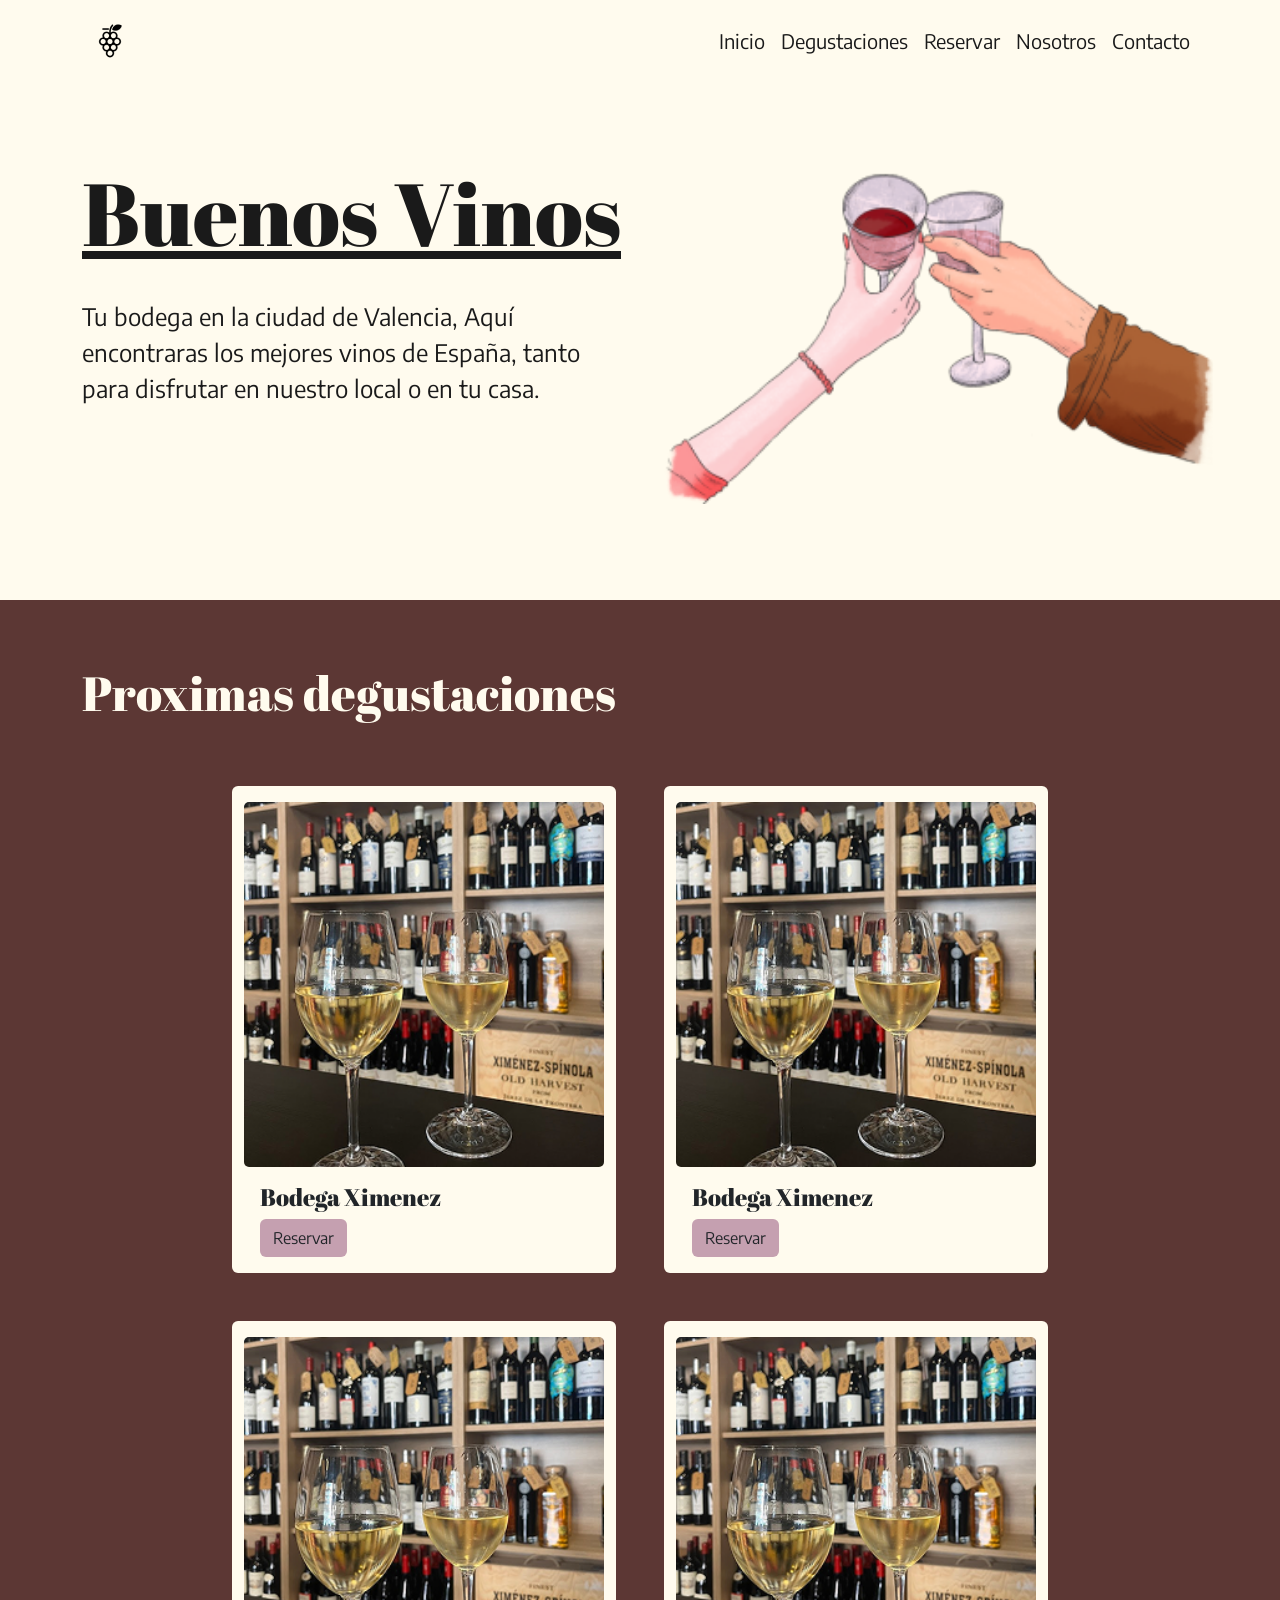
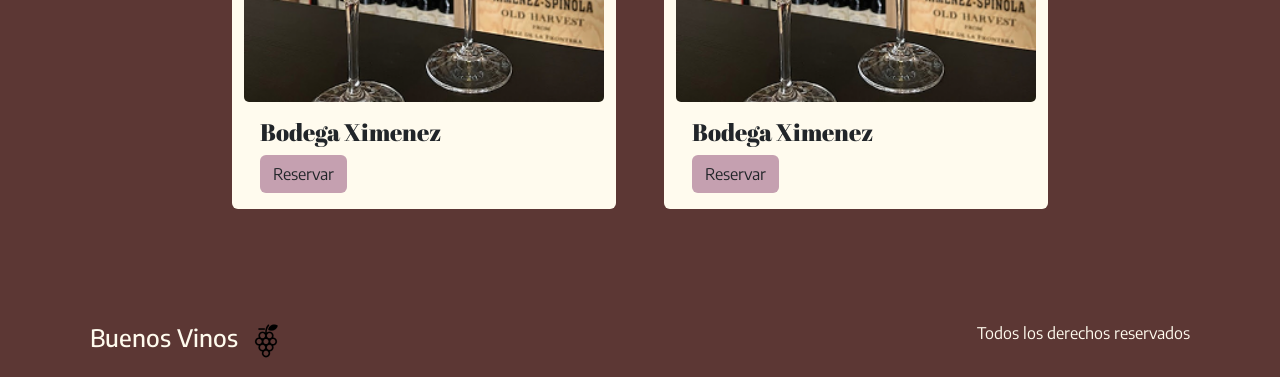
<file: index.html>
<!DOCTYPE html>
<html lang="en">
<head>
    <meta charset="UTF-8">
    <meta name="viewport" content="width=device-width, initial-scale=1.0">
    <title>mi primer sitio</title>
    <!-- bootstrap -->
    <link href="https://cdn.jsdelivr.net/npm/bootstrap@5.3.3/dist/css/bootstrap.min.css" rel="stylesheet" integrity="sha384-QWTKZyjpPEjISv5WaRU9OFeRpok6YctnYmDr5pNlyT2bRjXh0JMhjY6hW+ALEwIH" crossorigin="anonymous">
    <!-- CSS -->
    <link rel="stylesheet" href="./styles/style.css">
    <!-- links google fuente abril fatface + encode sans-->
    <link rel="preconnect" href="https://fonts.googleapis.com">
    <link rel="preconnect" href="https://fonts.gstatic.com" crossorigin>
    <link href="https://fonts.googleapis.com/css2?family=Abril+Fatface&family=Encode+Sans:wght@100..900&display=swap" rel="stylesheet">

</head>
<body>
  <header class="fixed-top bg-nav-propio">
    <nav class="navbar navbar-expand-lg">
      <div class="container">
        <a class="navbar-brand" href="#"> <img src="./assets/logo header.png" alt=""></a>
        <button class="navbar-toggler" type="button" data-bs-toggle="collapse" data-bs-target="#navbarNav" aria-controls="navbarNav" aria-expanded="false" aria-label="Toggle navigation">
          <span class="navbar-toggler-icon"></span>
        </button>
        <div class="collapse navbar-collapse alineacion-nav" id="navbarNav">
          <ul class="navbar-nav">
            <li class="nav-item">
              <a class="nav-link" href="./index.html">Inicio</a>
            </li>
            <li class="nav-item">
              <a class="nav-link" href="./pages/degustaciones.html">Degustaciones</a>
            </li>
            <li class="nav-item">
              <a class="nav-link" href="./pages/reservar.html">Reservar</a>
            </li>
            <li class="nav-item">
              <a class="nav-link" href="./pages/nosotros.html">Nosotros</a>
            </li>
            <li class="nav-item">
              <a class="nav-link" href="./pages/contacto.html">Contacto</a>
            </li>
          </ul>
        </div>
      </div>
    </nav>
  </header>

  <main>
    <div class="portada container">
      <section  class="row">
          <article class="col-12 col-md-6 col-lg-6">
              <h1 class="h1-inicio">Buenos Vinos</h1>
              <p class="p-inicio">Tu bodega en la ciudad de Valencia, Aquí encontraras los mejores vinos de España, tanto para disfrutar en nuestro local o en tu casa.</p>
          </article>
          
          <article class="col-12 col-md-6 col-lg-6">
            <figure>
              <img class="img-propio" src="./assets/ilustracion manos pequeña.png" alt="">
            </figure>
          </article>
      </section>
    </div>
    <section class="containter-fluid bg-seccion-card">
      <article class="container">
        <h2 class="h2-degustaciones">Proximas degustaciones</h2>
      </article>
      <article class="card-block row">
        <div class="card card-propio" style="width: 24rem;">
          <figure>
            <img src="assets/imagen card.png" class="card-img-top img-card" alt="...">
          </figure>
          <div class="card-body">
            <h5 class="card-title h3-cards">Bodega Ximenez</h5>
            <a href="#" class="btn btn-propio">Reservar</a>
          </div>
        </div>
        <div class="card card-propio" style="width: 24rem;">
          <figure>
            <img src="assets/imagen card.png" class="card-img-top img-card" alt="...">
          </figure>
          <div class="card-body">
            <h5 class="card-title h3-cards">Bodega Ximenez</h5>
            <a href="#" class="btn btn-propio">Reservar</a>
          </div>
        </div>
        <div class="card card-propio" style="width: 24rem;">
          <figure>
            <img src="assets/imagen card.png" class="card-img-top img-card" alt="...">
          </figure>
          <div class="card-body">
            <h5 class="card-title h3-cards">Bodega Ximenez</h5>
            <a href="#" class="btn btn-propio">Reservar</a>
          </div>
        </div>
        <div class="card card-propio" style="width: 24rem;">
          <figure>
            <img src="assets/imagen card.png" class="card-img-top img-card" alt="...">
          </figure>
          <div class="card-body">
            <h5 class="card-title h3-cards">Bodega Ximenez</h5>
            <a href="#" class="btn btn-propio">Reservar</a>
          </div>
        </div>
      </article>
    </section>
  </main>

  <footer>
    <section class="d-flex justify-content-between container">
      <div class="d-inline-flex p-2 alineacion-footer-item">
        <h4>Buenos Vinos</h4>
        <img src="./assets/logo header.png" alt="">
      </div>
      <div class="d-inline-flex p-2 alineacion-footer-item">
        <p>Todos los derechos reservados</p>
      </div>
    </section>
  </footer>

  <script src="https://cdn.jsdelivr.net/npm/bootstrap@5.3.3/dist/js/bootstrap.bundle.min.js" integrity="sha384-YvpcrYf0tY3lHB60NNkmXc5s9fDVZLESaAA55NDzOxhy9GkcIdslK1eN7N6jIeHz" crossorigin="anonymous"></script>
</body>
</html>
</file>
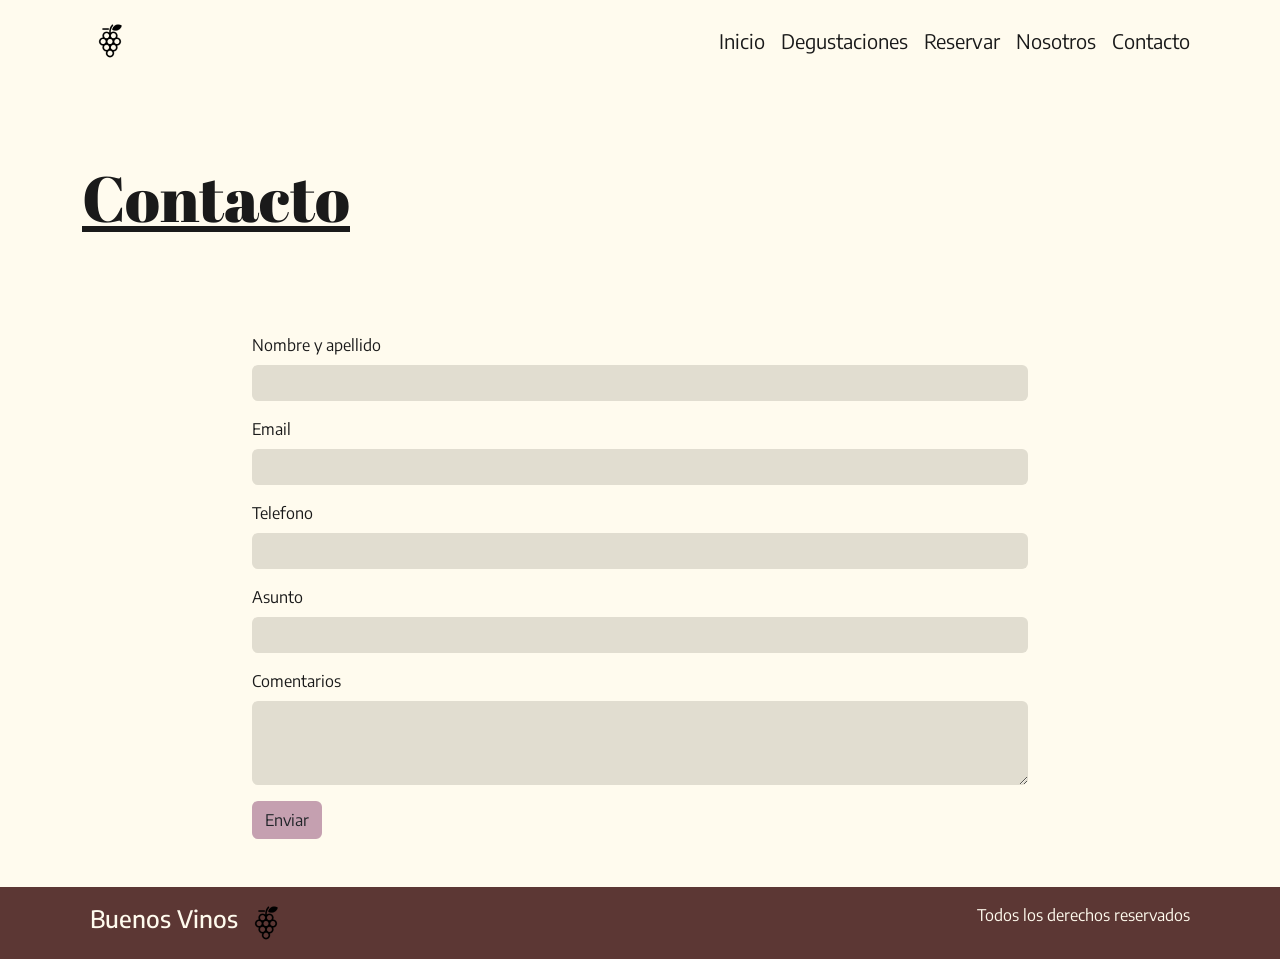
<file: pages/Contacto.html>
<!DOCTYPE html>
<html lang="en">
<head>
    <meta charset="UTF-8">
    <meta name="viewport" content="width=device-width, initial-scale=1.0">
    <title>mi primer sitio</title>
    <!-- bootstrap -->
    <link href="https://cdn.jsdelivr.net/npm/bootstrap@5.3.3/dist/css/bootstrap.min.css" rel="stylesheet" integrity="sha384-QWTKZyjpPEjISv5WaRU9OFeRpok6YctnYmDr5pNlyT2bRjXh0JMhjY6hW+ALEwIH" crossorigin="anonymous">
    <!-- CSS -->
    <link rel="stylesheet" href="../styles/style.css">
    <!-- links google fuente abril fatface + encode sans-->
    <link rel="preconnect" href="https://fonts.googleapis.com">
    <link rel="preconnect" href="https://fonts.gstatic.com" crossorigin>
    <link href="https://fonts.googleapis.com/css2?family=Abril+Fatface&family=Encode+Sans:wght@100..900&display=swap" rel="stylesheet">

</head>
<body>
    <header class="fixed-top bg-nav-propio">
        <nav class="navbar navbar-expand-lg">
            <div class="container">
                <a class="navbar-brand" href="../index.html"> <img src="../assets/logo header.png" alt=""></a>
                <button class="navbar-toggler" type="button" data-bs-toggle="collapse" data-bs-target="#navbarNav" aria-controls="navbarNav" aria-expanded="false" aria-label="Toggle navigation">
                    <span class="navbar-toggler-icon"></span>
                </button>
                <div class="collapse navbar-collapse alineacion-nav" id="navbarNav">
                    <ul class="navbar-nav">
                        <li class="nav-item">
                        <a class="nav-link" href="../index.html">Inicio</a>
                        </li>
                        <li class="nav-item">
                        <a class="nav-link" href="./degustaciones.html">Degustaciones</a>
                        </li>
                        <li class="nav-item">
                        <a class="nav-link" href="./reservar.html">Reservar</a>
                        </li>
                        <li class="nav-item">
                        <a class="nav-link" href="./nosotros.html">Nosotros</a>
                        </li>
                        <li class="nav-item">
                        <a class="nav-link" href="./contacto.html">Contacto</a>
                        </li>
                    </ul>
                </div>
            </div>
        </nav>
    </header>

    <main>
        <section class="container portada">
            <h1 class="h1-paginas-sec">Contacto</h1>
        </section>

        <section class="justify-content-center section-form-propio container">
            <div class="mb-3">
                <label for="exampleFormControlInput1" class="form-label">Nombre y apellido</label>
                <input type="email" class="form-control text-area-propio" id="exampleFormControlInput1" placeholder="">
            </div>
            <div class="mb-3">
                <label for="exampleFormControlInput1" class="form-label">Email</label>
                <input type="email" class="form-control text-area-propio" id="exampleFormControlInput1" placeholder="">
            </div>
            <div class="mb-3">
                <label for="exampleFormControlInput1" class="form-label">Telefono</label>
                <input type="email" class="form-control text-area-propio" id="exampleFormControlInput1" placeholder="">
            </div>
            <div class="mb-3">
                <label for="exampleFormControlInput1" class="form-label">Asunto</label>
                <input type="email" class="form-control text-area-propio" id="exampleFormControlInput1" placeholder="">
            </div>
            <div class="mb-3">
                <label for="exampleFormControlTextarea1" class="form-label">Comentarios</label>
                <textarea class="form-control text-area-propio" id="exampleFormControlTextarea1" rows="3"></textarea>
            </div>
            <a href="#" class="btn btn-propio">Enviar</a>
        </section>

    </main>

    <footer>
        <section class="d-flex justify-content-between container">
          <div class="d-inline-flex p-2 alineacion-footer-item">
            <h4>Buenos Vinos</h4>
            <img src="../assets/logo header.png" alt="">
          </div>
          <div class="d-inline-flex p-2 alineacion-footer-item">
            <p>Todos los derechos reservados</p>
          </div>
        </section>
      </footer>
    

    <script src="https://cdn.jsdelivr.net/npm/bootstrap@5.3.3/dist/js/bootstrap.bundle.min.js" integrity="sha384-YvpcrYf0tY3lHB60NNkmXc5s9fDVZLESaAA55NDzOxhy9GkcIdslK1eN7N6jIeHz" crossorigin="anonymous"></script>
    
</body>
</html>
</file>
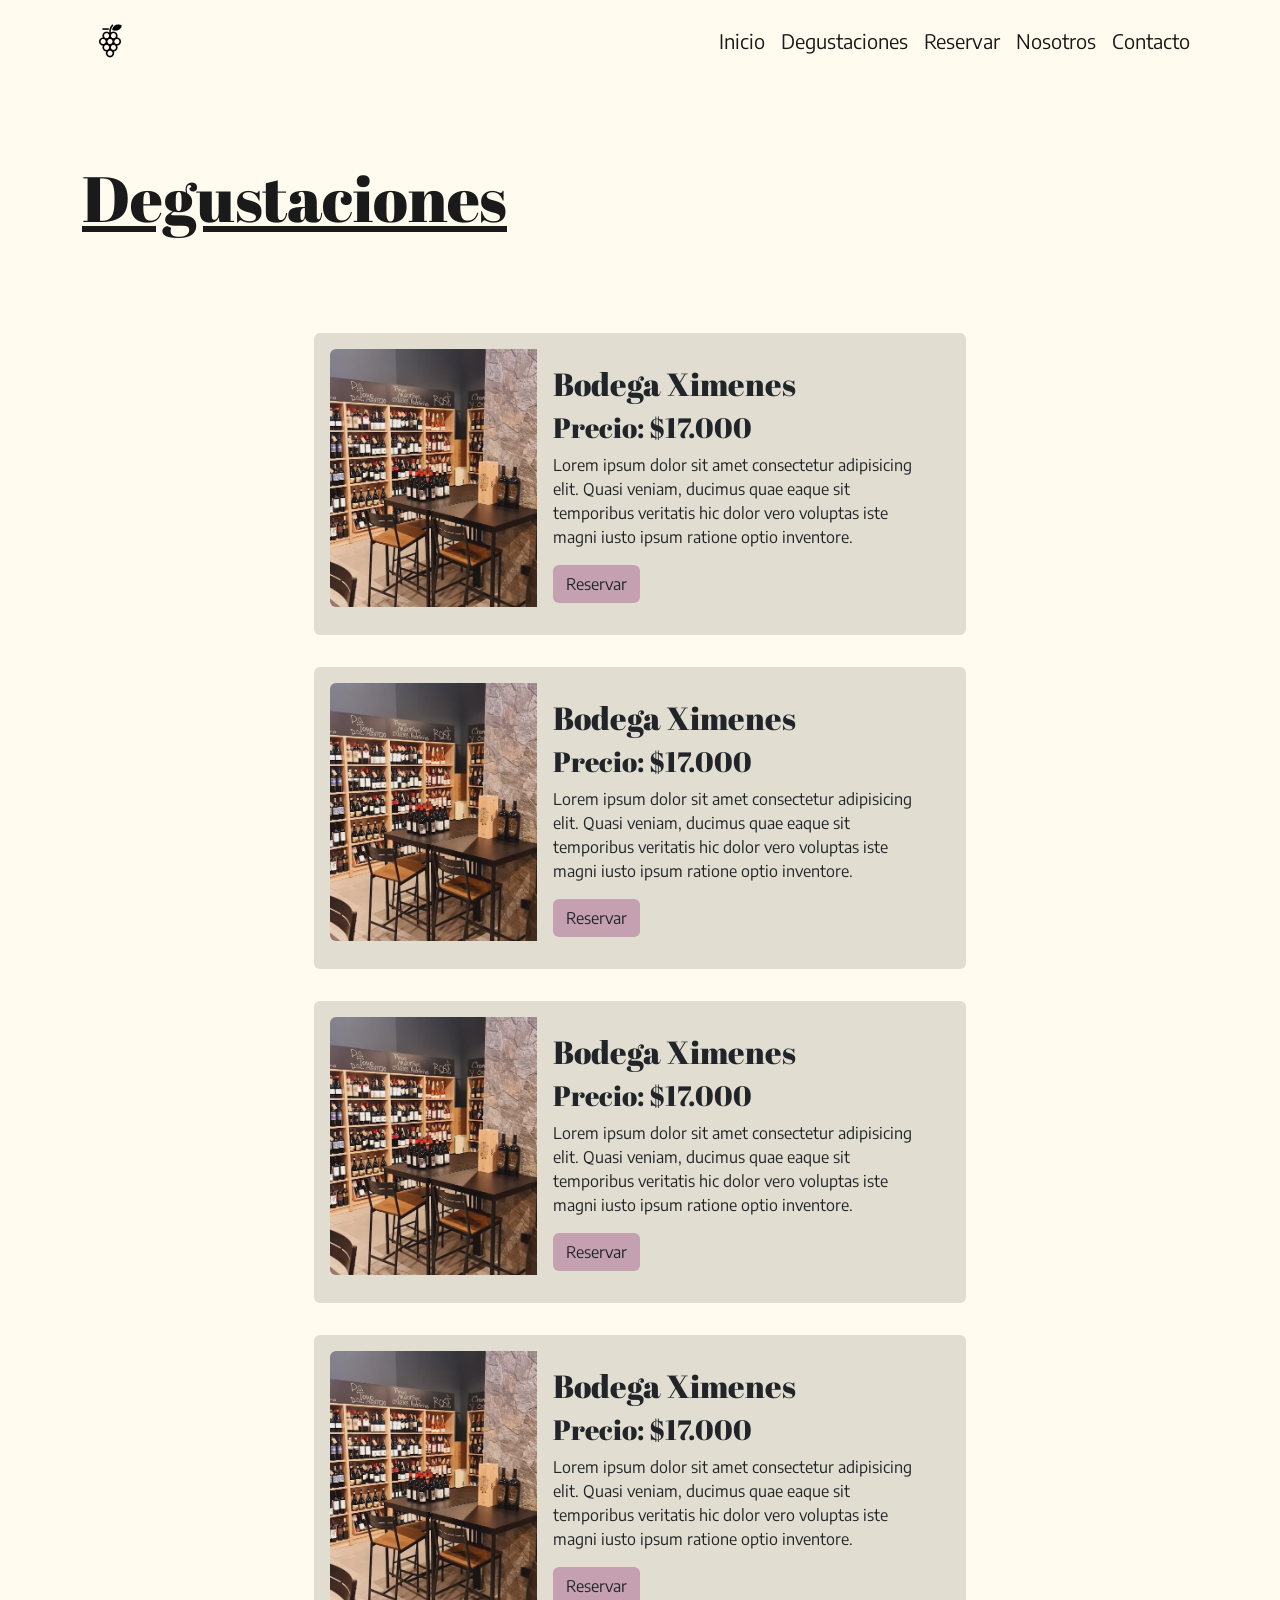
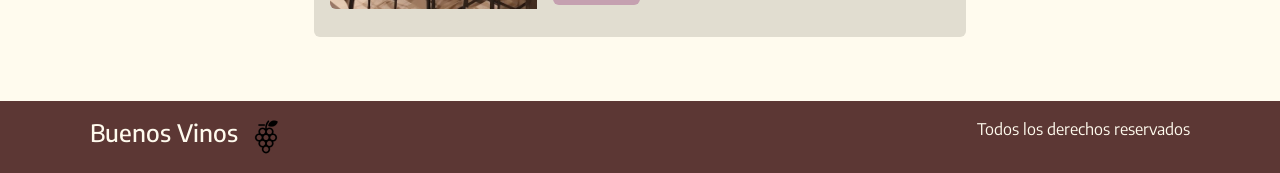
<file: pages/Degustaciones.html>
<!DOCTYPE html>
<html lang="en">
<head>
    <meta charset="UTF-8">
    <meta name="viewport" content="width=device-width, initial-scale=1.0">
    <title>mi primer sitio</title>
    <!-- bootstrap -->
    <link href="https://cdn.jsdelivr.net/npm/bootstrap@5.3.3/dist/css/bootstrap.min.css" rel="stylesheet" integrity="sha384-QWTKZyjpPEjISv5WaRU9OFeRpok6YctnYmDr5pNlyT2bRjXh0JMhjY6hW+ALEwIH" crossorigin="anonymous">
    <!-- CSS -->
    <link rel="stylesheet" href="../styles/style.css">
    <!-- links google fuente abril fatface + encode sans-->
    <link rel="preconnect" href="https://fonts.googleapis.com">
    <link rel="preconnect" href="https://fonts.gstatic.com" crossorigin>
    <link href="https://fonts.googleapis.com/css2?family=Abril+Fatface&family=Encode+Sans:wght@100..900&display=swap" rel="stylesheet">

</head>
<body>
    <header class="fixed-top bg-nav-propio">
        <nav class="navbar navbar-expand-lg">
            <div class="container">
                <a class="navbar-brand" href="../index.html"> <img src="../assets/logo header.png" alt=""></a>
                <button class="navbar-toggler" type="button" data-bs-toggle="collapse" data-bs-target="#navbarNav" aria-controls="navbarNav" aria-expanded="false" aria-label="Toggle navigation">
                    <span class="navbar-toggler-icon"></span>
                </button>
                <div class="collapse navbar-collapse alineacion-nav" id="navbarNav">
                    <ul class="navbar-nav">
                        <li class="nav-item">
                        <a class="nav-link" href="../index.html">Inicio</a>
                        </li>
                        <li class="nav-item">
                        <a class="nav-link" href="./degustaciones.html">Degustaciones</a>
                        </li>
                        <li class="nav-item">
                        <a class="nav-link" href="./reservar.html">Reservar</a>
                        </li>
                        <li class="nav-item">
                        <a class="nav-link" href="./nosotros.html">Nosotros</a>
                        </li>
                        <li class="nav-item">
                        <a class="nav-link" href="./contacto.html">Contacto</a>
                        </li>
                    </ul>
                </div>
            </div>
        </nav>
    </header>

    <main>
        <section class="container portada">
            <h1 class="h1-paginas-sec">Degustaciones</h1>
        </section>

        <section class="row justify-content-center seccion-propio-degustaciones">
            <div class="card mb-3 card-degustaciones col-12 col-md-6 col-lg-6" style="max-width: 720px;">
                <div class="row g-0">
                    <figure class="col-md-4 ">
                        <img src="../assets/2023-10-0611.JPG" class="img-fluid rounded-start " alt="...">
                    </figure>
                    <div class="col-md-8">
                        <div class="card-body">
                            <h2 class="card-title">Bodega Ximenes</h2>
                            <h3 class="card-title-propio">Precio: $17.000</h3>
                            <p class="card-text">Lorem ipsum dolor sit amet consectetur adipisicing elit. Quasi veniam, ducimus quae eaque sit temporibus veritatis hic dolor vero voluptas iste magni iusto ipsum ratione optio inventore.</p>
                            <a href="#" class="btn btn-propio">Reservar</a>
                        </div>
                    </div>
                </div>
            </div>
            <div class="card mb-3 card-degustaciones col-12 col-md-6 col-lg-6" style="max-width: 720px;">
                <div class="row g-0">
                    <figure class="col-md-4 ">
                        <img src="../assets/2023-10-0611.JPG" class="img-fluid rounded-start " alt="...">
                    </figure>
                    <div class="col-md-8">
                        <div class="card-body">
                            <h2 class="card-title">Bodega Ximenes</h2>
                            <h3 class="card-title-propio">Precio: $17.000</h3>
                            <p class="card-text">Lorem ipsum dolor sit amet consectetur adipisicing elit. Quasi veniam, ducimus quae eaque sit temporibus veritatis hic dolor vero voluptas iste magni iusto ipsum ratione optio inventore.</p>
                            <a href="#" class="btn btn-propio">Reservar</a>
                        </div>
                    </div>
                </div>
            </div>
            <div class="card mb-3 card-degustaciones col-12 col-md-6 col-lg-6" style="max-width: 720px;">
                <div class="row g-0">
                    <figure class="col-md-4 ">
                        <img src="../assets/2023-10-0611.JPG" class="img-fluid rounded-start " alt="...">
                    </figure>
                    <div class="col-md-8">
                        <div class="card-body">
                            <h2 class="card-title">Bodega Ximenes</h2>
                            <h3 class="card-title-propio">Precio: $17.000</h3>
                            <p class="card-text">Lorem ipsum dolor sit amet consectetur adipisicing elit. Quasi veniam, ducimus quae eaque sit temporibus veritatis hic dolor vero voluptas iste magni iusto ipsum ratione optio inventore.</p>
                            <a href="#" class="btn btn-propio">Reservar</a>
                        </div>
                    </div>
                </div>
            </div>
            <div class="card mb-3 card-degustaciones col-12 col-md-6 col-lg-6" style="max-width: 720px;">
                <div class="row g-0">
                    <figure class="col-md-4 ">
                        <img src="../assets/2023-10-0611.JPG" class="img-fluid rounded-start " alt="...">
                    </figure>
                    <div class="col-md-8">
                        <div class="card-body">
                            <h2 class="card-title">Bodega Ximenes</h2>
                            <h3 class="card-title-propio">Precio: $17.000</h3>
                            <p class="card-text">Lorem ipsum dolor sit amet consectetur adipisicing elit. Quasi veniam, ducimus quae eaque sit temporibus veritatis hic dolor vero voluptas iste magni iusto ipsum ratione optio inventore.</p>
                            <a href="#" class="btn btn-propio">Reservar</a>
                        </div>
                    </div>
                </div>
            </div>
        </section>

    </main>

    <footer>
        <section class="d-flex justify-content-between container">
          <div class="d-inline-flex p-2 alineacion-footer-item">
            <h4>Buenos Vinos</h4>
            <img src="../assets/logo header.png" alt="">
          </div>
          <div class="d-inline-flex p-2 alineacion-footer-item">
            <p>Todos los derechos reservados</p>
          </div>
        </section>
      </footer>
    

    <script src="https://cdn.jsdelivr.net/npm/bootstrap@5.3.3/dist/js/bootstrap.bundle.min.js" integrity="sha384-YvpcrYf0tY3lHB60NNkmXc5s9fDVZLESaAA55NDzOxhy9GkcIdslK1eN7N6jIeHz" crossorigin="anonymous"></script>
    
</body>
</html>
</file>
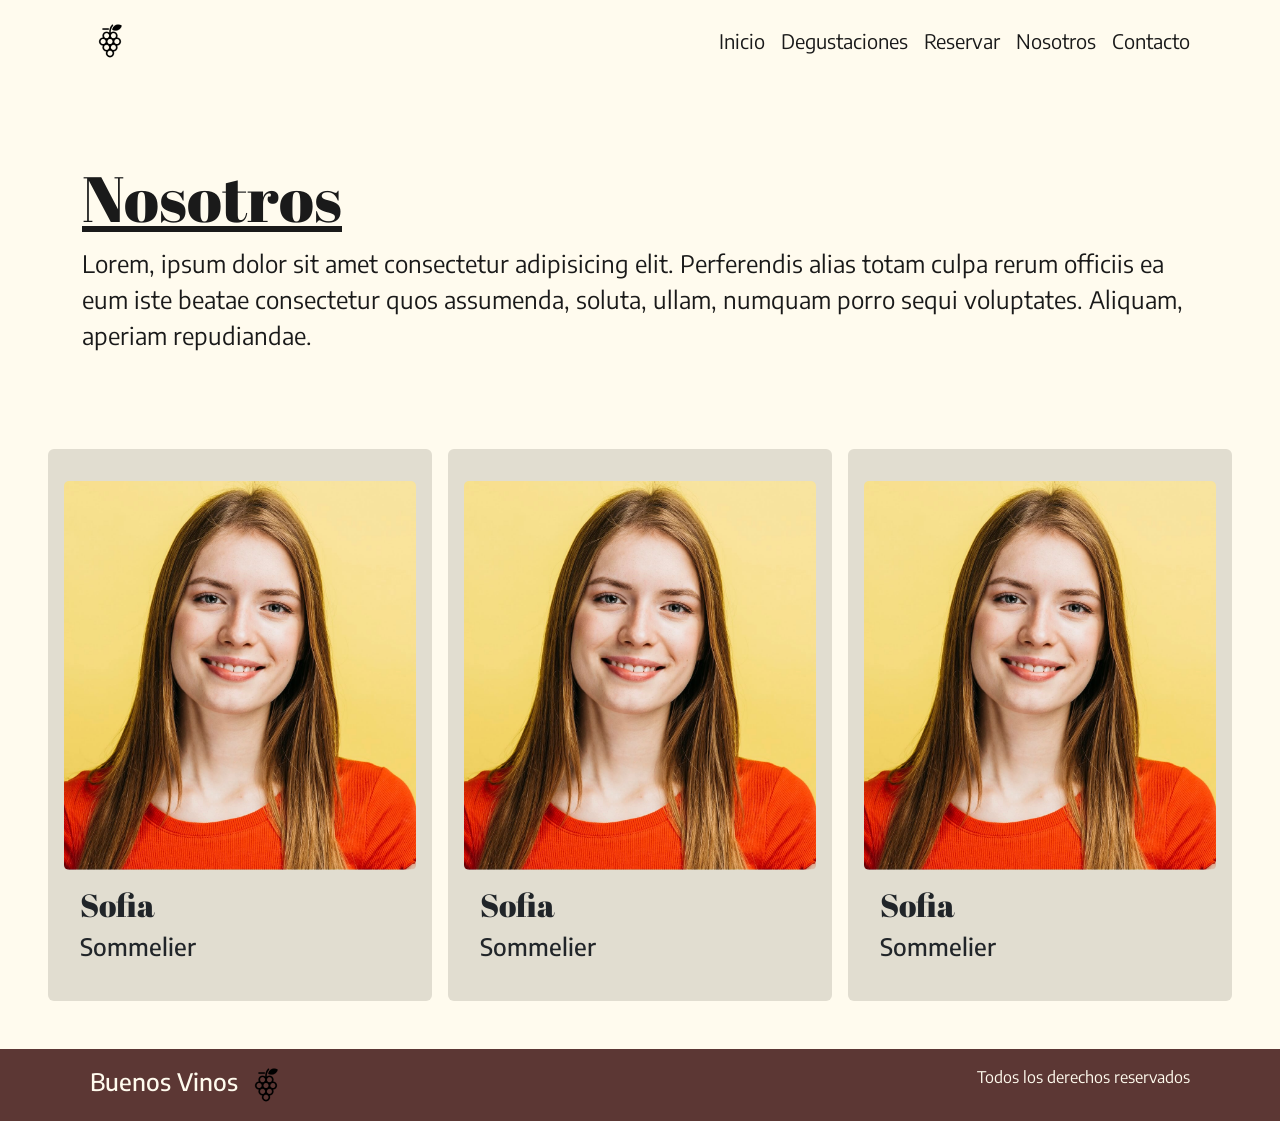
<file: pages/Nosotros.html>
<!DOCTYPE html>
<html lang="en">
<head>
    <meta charset="UTF-8">
    <meta name="viewport" content="width=device-width, initial-scale=1.0">
    <title>mi primer sitio</title>
    <!-- bootstrap -->
    <link href="https://cdn.jsdelivr.net/npm/bootstrap@5.3.3/dist/css/bootstrap.min.css" rel="stylesheet" integrity="sha384-QWTKZyjpPEjISv5WaRU9OFeRpok6YctnYmDr5pNlyT2bRjXh0JMhjY6hW+ALEwIH" crossorigin="anonymous">
    <!-- CSS -->
    <link rel="stylesheet" href="../styles/style.css">
    <!-- links google fuente abril fatface + encode sans-->
    <link rel="preconnect" href="https://fonts.googleapis.com">
    <link rel="preconnect" href="https://fonts.gstatic.com" crossorigin>
    <link href="https://fonts.googleapis.com/css2?family=Abril+Fatface&family=Encode+Sans:wght@100..900&display=swap" rel="stylesheet">

</head>
<body>
    <header class="fixed-top bg-nav-propio">
        <nav class="navbar navbar-expand-lg">
            <div class="container">
                <a class="navbar-brand" href="../index.html"> <img src="../assets/logo header.png" alt=""></a>
                <button class="navbar-toggler" type="button" data-bs-toggle="collapse" data-bs-target="#navbarNav" aria-controls="navbarNav" aria-expanded="false" aria-label="Toggle navigation">
                    <span class="navbar-toggler-icon"></span>
                </button>
                <div class="collapse navbar-collapse alineacion-nav" id="navbarNav">
                    <ul class="navbar-nav">
                        <li class="nav-item">
                        <a class="nav-link" href="../index.html">Inicio</a>
                        </li>
                        <li class="nav-item">
                        <a class="nav-link" href="./degustaciones.html">Degustaciones</a>
                        </li>
                        <li class="nav-item">
                        <a class="nav-link" href="./reservar.html">Reservar</a>
                        </li>
                        <li class="nav-item">
                        <a class="nav-link" href="./nosotros.html">Nosotros</a>
                        </li>
                        <li class="nav-item">
                        <a class="nav-link" href="./contacto.html">Contacto</a>
                        </li>
                    </ul>
                </div>
            </div>
        </nav>
    </header>

    <main>
        <section class="container portada">
            <h1 class="h1-paginas-sec">Nosotros</h1>
            <p class="parrafo-nosotros">Lorem, ipsum dolor sit amet consectetur adipisicing elit. Perferendis alias totam culpa rerum officiis ea eum iste beatae consectetur quos assumenda, soluta, ullam, numquam porro sequi voluptates. Aliquam, aperiam repudiandae.</p>
        </section>

        <section class="row justify-content-center seccion-propio-degustaciones">
            <div class="card card-degustaciones col-12 col-md-6 col-lg-4" style="width: 24rem;">
                <figure>
                    <img src="../assets/foto_cv_lc_es_7.jpg" class="card-img-top img-card" alt="...">
                </figure>
                <div class="card-body">
                    <h2 class="card-title h2-cards">Sofia</h2>
                    <h3 class="card-title h3-cards-nosotros">Sommelier</h3>
                </div>
            </div>
            <div class="card card-degustaciones col-12 col-md-6 col-lg-4" style="width: 24rem;">
                <figure>
                    <img src="../assets/foto_cv_lc_es_7.jpg" class="card-img-top img-card" alt="...">
                </figure>
                <div class="card-body">
                    <h2 class="card-title h2-cards">Sofia</h2>
                    <h3 class="card-title h3-cards-nosotros">Sommelier</h3>
                </div>
            </div>
            <div class="card card-degustaciones col-12 col-md-6 col-lg-4" style="width: 24rem;">
                <figure>
                    <img src="../assets/foto_cv_lc_es_7.jpg" class="card-img-top img-card" alt="...">
                </figure>
                <div class="card-body">
                    <h2 class="card-title h2-cards">Sofia</h2>
                    <h3 class="card-title h3-cards-nosotros">Sommelier</h3>
                </div>
            </div>
        </section>

    </main>

    <footer>
        <section class="d-flex justify-content-between container">
          <div class="d-inline-flex p-2 alineacion-footer-item">
            <h4>Buenos Vinos</h4>
            <img src="../assets/logo header.png" alt="">
          </div>
          <div class="d-inline-flex p-2 alineacion-footer-item">
            <p>Todos los derechos reservados</p>
          </div>
        </section>
      </footer>
    

    <script src="https://cdn.jsdelivr.net/npm/bootstrap@5.3.3/dist/js/bootstrap.bundle.min.js" integrity="sha384-YvpcrYf0tY3lHB60NNkmXc5s9fDVZLESaAA55NDzOxhy9GkcIdslK1eN7N6jIeHz" crossorigin="anonymous"></script>
    
</body>
</html>
</file>
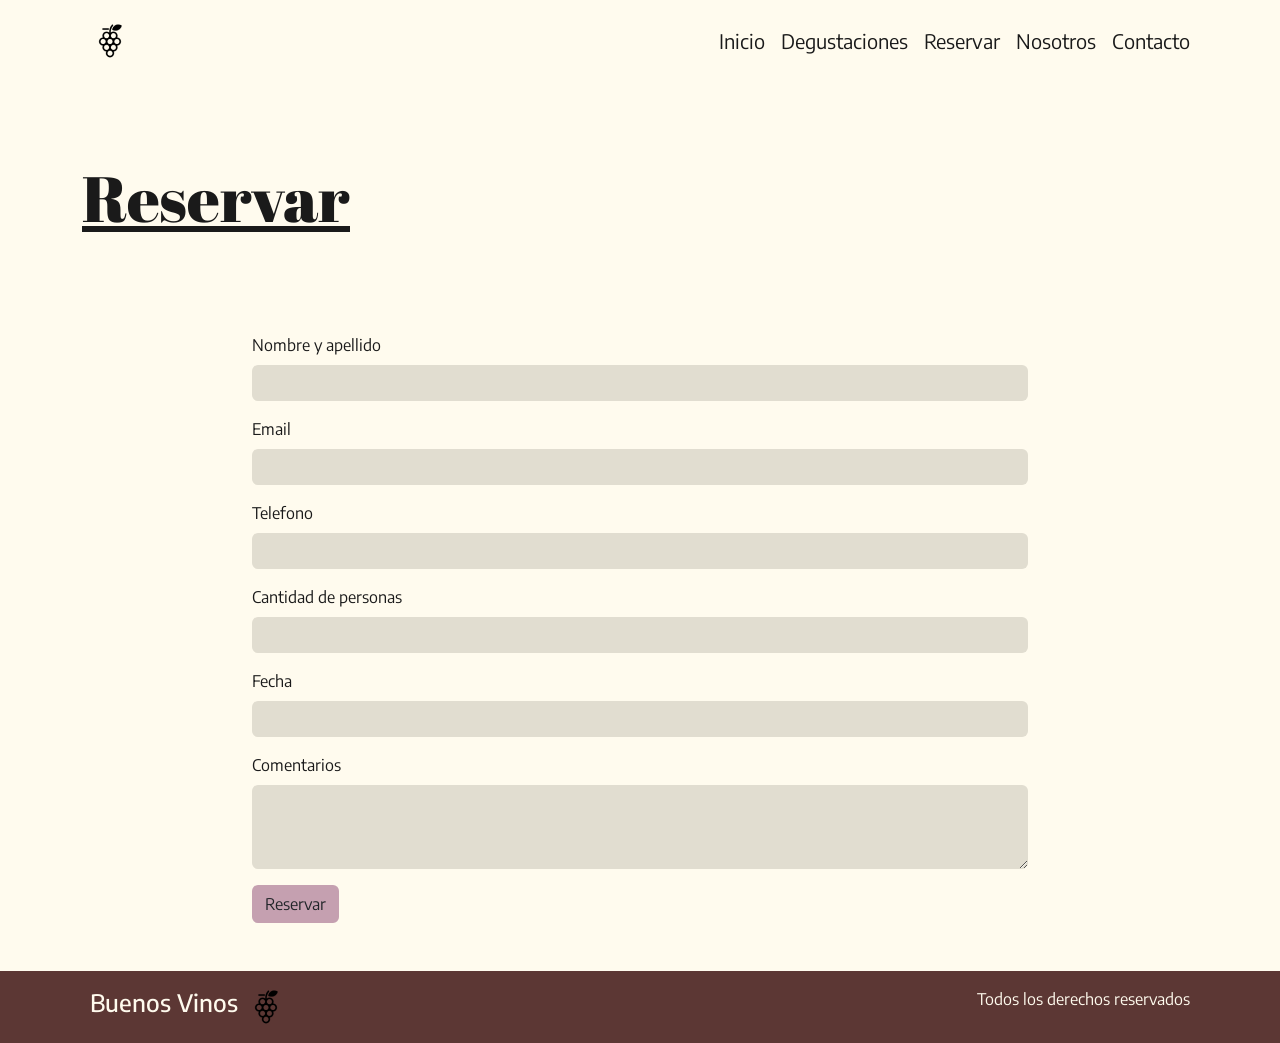
<file: pages/Reservar.html>
<!DOCTYPE html>
<html lang="en">
<head>
    <meta charset="UTF-8">
    <meta name="viewport" content="width=device-width, initial-scale=1.0">
    <title>mi primer sitio</title>
    <!-- bootstrap -->
    <link href="https://cdn.jsdelivr.net/npm/bootstrap@5.3.3/dist/css/bootstrap.min.css" rel="stylesheet" integrity="sha384-QWTKZyjpPEjISv5WaRU9OFeRpok6YctnYmDr5pNlyT2bRjXh0JMhjY6hW+ALEwIH" crossorigin="anonymous">
    <!-- CSS -->
    <link rel="stylesheet" href="../styles/style.css">
    <!-- links google fuente abril fatface + encode sans-->
    <link rel="preconnect" href="https://fonts.googleapis.com">
    <link rel="preconnect" href="https://fonts.gstatic.com" crossorigin>
    <link href="https://fonts.googleapis.com/css2?family=Abril+Fatface&family=Encode+Sans:wght@100..900&display=swap" rel="stylesheet">

</head>
<body>
    <header class="fixed-top bg-nav-propio">
        <nav class="navbar navbar-expand-lg">
            <div class="container">
                <a class="navbar-brand" href="../index.html"> <img src="../assets/logo header.png" alt=""></a>
                <button class="navbar-toggler" type="button" data-bs-toggle="collapse" data-bs-target="#navbarNav" aria-controls="navbarNav" aria-expanded="false" aria-label="Toggle navigation">
                    <span class="navbar-toggler-icon"></span>
                </button>
                <div class="collapse navbar-collapse alineacion-nav" id="navbarNav">
                    <ul class="navbar-nav">
                        <li class="nav-item">
                        <a class="nav-link" href="../index.html">Inicio</a>
                        </li>
                        <li class="nav-item">
                        <a class="nav-link" href="./degustaciones.html">Degustaciones</a>
                        </li>
                        <li class="nav-item">
                        <a class="nav-link" href="./reservar.html">Reservar</a>
                        </li>
                        <li class="nav-item">
                        <a class="nav-link" href="./nosotros.html">Nosotros</a>
                        </li>
                        <li class="nav-item">
                        <a class="nav-link" href="./contacto.html">Contacto</a>
                        </li>
                    </ul>
                </div>
            </div>
        </nav>
    </header>

    <main>
        <section class="container portada">
            <h1 class="h1-paginas-sec">Reservar</h1>
        </section>

        <section class="justify-content-center section-form-propio container">
            <div class="mb-3">
                <label for="exampleFormControlInput1" class="form-label">Nombre y apellido</label>
                <input type="email" class="form-control text-area-propio" id="exampleFormControlInput1" placeholder="">
            </div>
            <div class="mb-3">
                <label for="exampleFormControlInput1" class="form-label">Email</label>
                <input type="email" class="form-control text-area-propio" id="exampleFormControlInput1" placeholder="">
            </div>
            <div class="mb-3">
                <label for="exampleFormControlInput1" class="form-label">Telefono</label>
                <input type="email" class="form-control text-area-propio" id="exampleFormControlInput1" placeholder="">
            </div>
            <div class="mb-3">
                <label for="exampleFormControlInput1" class="form-label">Cantidad de personas</label>
                <input type="email" class="form-control text-area-propio" id="exampleFormControlInput1" placeholder="">
            </div>
            <div class="mb-3">
                <label for="exampleFormControlInput1" class="form-label">Fecha</label>
                <input type="email" class="form-control text-area-propio" id="exampleFormControlInput1" placeholder="">
            </div>
            <div class="mb-3">
                <label for="exampleFormControlTextarea1" class="form-label">Comentarios</label>
                <textarea class="form-control text-area-propio" id="exampleFormControlTextarea1" rows="3"></textarea>
            </div>
            <a href="#" class="btn btn-propio">Reservar</a>
        </section>

    </main>

    <footer>
        <section class="d-flex justify-content-between container">
          <div class="d-inline-flex p-2 alineacion-footer-item">
            <h4>Buenos Vinos</h4>
            <img src="../assets/logo header.png" alt="">
          </div>
          <div class="d-inline-flex p-2 alineacion-footer-item">
            <p>Todos los derechos reservados</p>
          </div>
        </section>
      </footer>
    

    <script src="https://cdn.jsdelivr.net/npm/bootstrap@5.3.3/dist/js/bootstrap.bundle.min.js" integrity="sha384-YvpcrYf0tY3lHB60NNkmXc5s9fDVZLESaAA55NDzOxhy9GkcIdslK1eN7N6jIeHz" crossorigin="anonymous"></script>
    
</body>
</html>
</file>
<file: styles/style.css>
* {
    margin: 0;
    padding: 0;
}

/* Google Fonts - Encode Sans*/
/* font-family: "Encode Sans", serif; */

/* google fonts - Abril Fatface */
/* font-family: "Abril Fatface", serif; */

/* body */
body {
    background-color: #fffbee;
    font-family: "Encode Sans", serif;
    color: #1A1A1A;
}
h1 h2 h3 h4 h5 h6 {
    font-family: "Abril Fatface", serif;
}
/* header */
.bg-nav-propio {
    background-color: #fffbee;
}
.nav-list {
    list-style: none;
}
.nav-link {
    text-decoration: none;
    font-size: 20px;
    color: #1A1A1A;
}
.alineacion-nav {
    justify-content: end;
}
/* footer */
footer {
    background-color: #5c3734;
    color: #fffbee;
}
.alineacion-footer {
    justify-content: space-between;
    align-items: center;
}
.alineacion-footer-item {
    align-items: center;
    justify-content: center;
}
/* main */
.portada {
    margin-top: 10rem;
    margin-bottom: 6rem;
}
.h1-inicio {
    font-family: "Abril Fatface", serif;
    font-size: 88px;
    text-decoration: underline;
}
.p-inicio {
    font-size: 24px;
    margin-top: 2rem;
}
.img-propio {
    width: 105%;
}
.h2-degustaciones {
    font-family: "Abril Fatface", serif;
    font-size: 48px;
    padding-top: 2rem;
}
.h3-cards {
    font-family: "Abril Fatface", serif;
    font-size: 24px;
}
.bg-seccion-card {
    background-color: #5c3734;
    color: #fffbee;
    padding: 2rem;
}
.card-block {
    margin: 4rem;
    gap: 3rem;
    justify-content: center;
}
.card-propio {
    background-color: #fffbee;
    border: none;
}
.btn-propio {
    background-color: #c5a0b0;
}
.btn-propio:hover {
    background-color: #5c3734;
    color: #fffbee;
}
.img-card {
    margin-top: 1rem;
    border-radius: 5px;
}
figure {
    margin: 0;
}
.h1-paginas-sec {
    font-family: "Abril Fatface", serif;
    font-size: 64px;
    text-decoration: underline;
}
.card-degustaciones {
    background-color: #e1ddd0;
    border: none;
    padding: 1rem;
}
.seccion-propio-degustaciones {
    gap: 1rem;
    margin-bottom: 3rem;
}
h2 {
    font-family: "Abril Fatface", serif;
}
h3 {
    font-family: "Abril Fatface", serif;
}
.imagen-propio {
    max-height: 50%;
}
.parrafo-nosotros {
    font-size: 24px;
}
.h3-cards-nosotros {
    font-family: "Encode Sans", serif; 
    font-size: 24px;
}
.section-form-propio {
    width: 800px;
    justify-content: center;
    align-items: center;
    margin-bottom: 3rem;
}
.text-area-propio {
    border: none;
    background-color: #e1ddd0;
}
@media (max-width: 767px) {
    .portada {
        margin-top: 7rem;
        margin-bottom: 4rem;
    }
    .h1-inicio {
        font-size: 56px;
    }
    .p-inicio {
        font-size: 20px;
    }
    .h2-degustaciones {
        font-size: 36px;
        padding-top: 0;
    }
    .card-block {
        margin: 2rem;
    }
    .img-propio {
        width: 100%;
    }
}

@media (min-width: 768px) and (max-width: 991px) {
    .portada {
        margin-top: 7rem;
        margin-bottom: 4rem;
    }
    .h1-inicio {
        font-size: 64px;
    }
    .p-inicio {
        font-size: 20px;
    }
    .h2-degustaciones {
        font-size: 42px;
        padding-top: 0;
    }
    .card-block {
        margin: 2rem;
    }
    .img-propio {
        width: 100%;
    }
}
</file>
